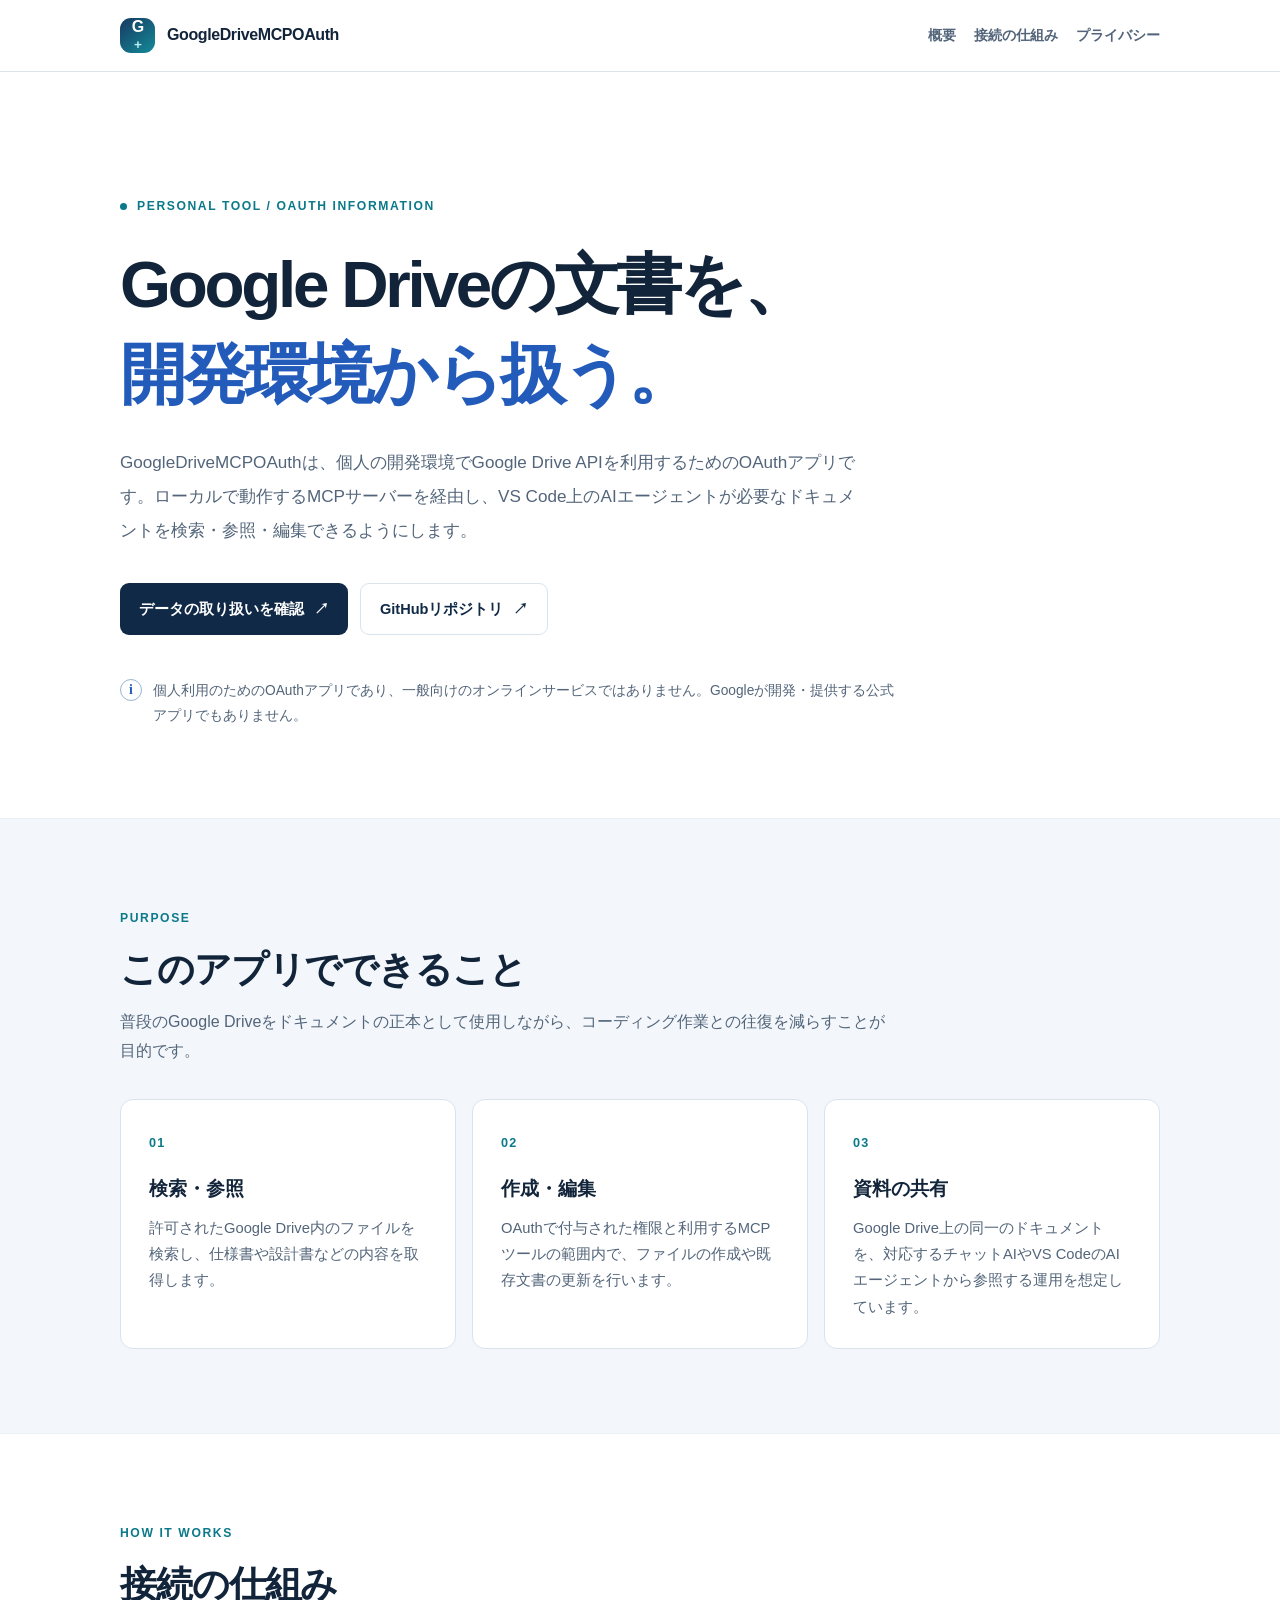
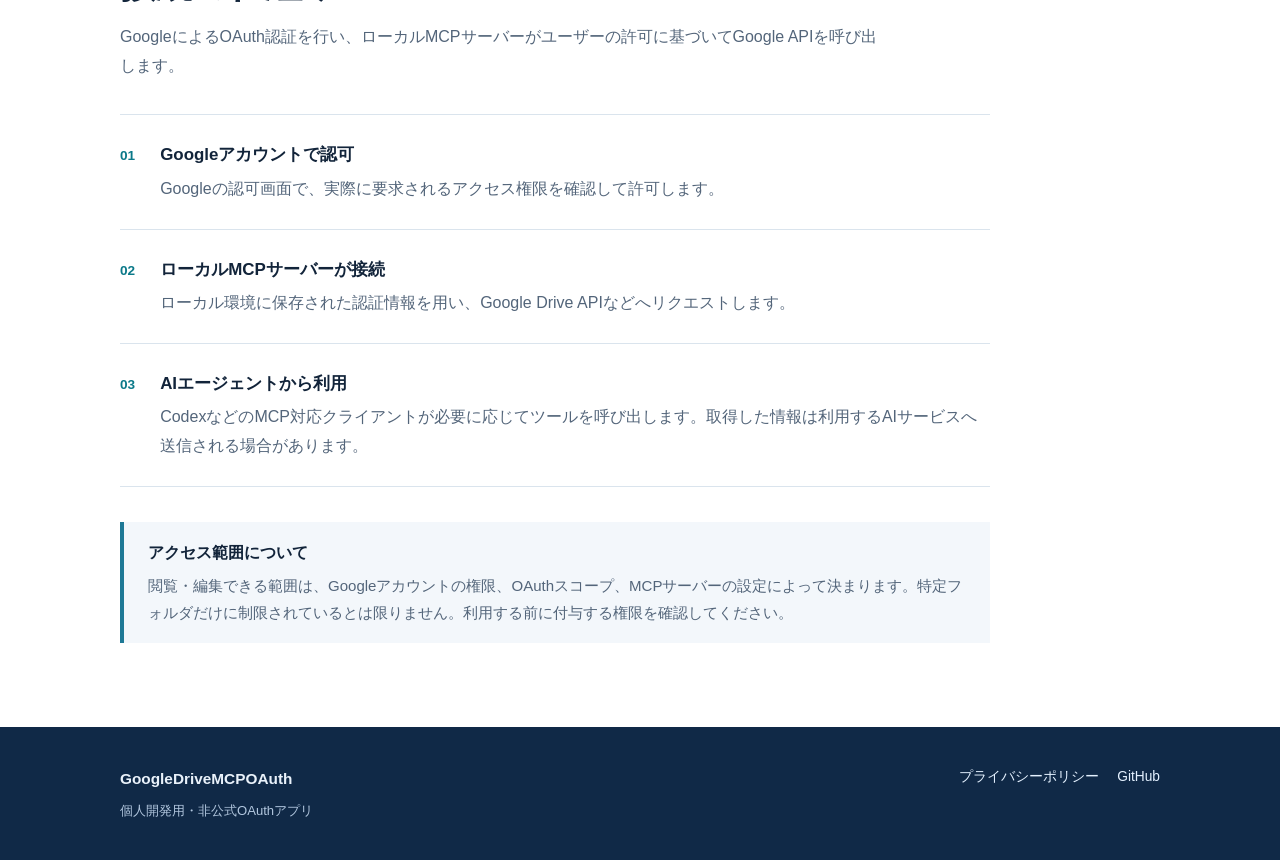
<file: index.html>
<!doctype html>
<html lang="ja">
<head>
  <meta charset="utf-8">
  <meta name="viewport" content="width=device-width, initial-scale=1">
  <meta name="description" content="個人用Google Drive MCP OAuth連携の案内ページ。VS CodeのAIエージェントからGoogle Driveの文書を参照・編集するための利用目的とデータの取り扱いを説明します。">
  <meta name="color-scheme" content="light">
  <title>GoogleDriveMCPOAuth | 個人用 Google Drive MCP連携</title>
  <link rel="stylesheet" href="./style.css">
</head>
<body>
  <a class="skip-link" href="#main">本文へ移動</a>
  <header class="site-header">
    <div class="container header-inner">
      <a class="brand" href="./index.html" aria-label="GoogleDriveMCPOAuth ホーム">
        <span class="brand-mark" aria-hidden="true">G<span>+</span></span>
        <span>GoogleDriveMCPOAuth</span>
      </a>
      <nav aria-label="メインナビゲーション" class="site-nav">
        <a href="#overview">概要</a>
        <a href="#architecture">接続の仕組み</a>
        <a href="./privacy.html">プライバシー</a>
      </nav>
    </div>
  </header>

  <main id="main">
    <section class="hero container" aria-labelledby="hero-title">
      <p class="eyebrow"><span class="eyebrow-dot" aria-hidden="true"></span> PERSONAL TOOL / OAUTH INFORMATION</p>
      <h1 id="hero-title">Google Driveの文書を、<br><span class="accent">開発環境から扱う。</span></h1>
      <p class="hero-lead">GoogleDriveMCPOAuthは、個人の開発環境でGoogle Drive APIを利用するためのOAuthアプリです。ローカルで動作するMCPサーバーを経由し、VS Code上のAIエージェントが必要なドキュメントを検索・参照・編集できるようにします。</p>
      <div class="hero-actions">
        <a class="button button-primary" href="./privacy.html">データの取り扱いを確認 <span aria-hidden="true">↗</span></a>
        <a class="button button-secondary" href="https://github.com/surumeneco/GoogleDriveMCPOAuth" target="_blank" rel="noopener noreferrer">GitHubリポジトリ <span aria-hidden="true">↗</span></a>
      </div>
      <div class="hero-note" role="note"><span class="note-icon" aria-hidden="true">i</span><p>個人利用のためのOAuthアプリであり、一般向けのオンラインサービスではありません。Googleが開発・提供する公式アプリでもありません。</p></div>
    </section>

    <section id="overview" class="section section-soft" aria-labelledby="overview-title">
      <div class="container">
        <div class="section-heading">
          <span class="kicker">PURPOSE</span>
          <h2 id="overview-title">このアプリでできること</h2>
          <p>普段のGoogle Driveをドキュメントの正本として使用しながら、コーディング作業との往復を減らすことが目的です。</p>
        </div>
        <div class="card-grid">
          <article class="feature-card">
            <span class="feature-number">01</span>
            <h3>検索・参照</h3>
            <p>許可されたGoogle Drive内のファイルを検索し、仕様書や設計書などの内容を取得します。</p>
          </article>
          <article class="feature-card">
            <span class="feature-number">02</span>
            <h3>作成・編集</h3>
            <p>OAuthで付与された権限と利用するMCPツールの範囲内で、ファイルの作成や既存文書の更新を行います。</p>
          </article>
          <article class="feature-card">
            <span class="feature-number">03</span>
            <h3>資料の共有</h3>
            <p>Google Drive上の同一のドキュメントを、対応するチャットAIやVS CodeのAIエージェントから参照する運用を想定しています。</p>
          </article>
        </div>
      </div>
    </section>

    <section id="architecture" class="section" aria-labelledby="architecture-title">
      <div class="container">
        <div class="section-heading">
          <span class="kicker">HOW IT WORKS</span>
          <h2 id="architecture-title">接続の仕組み</h2>
          <p>GoogleによるOAuth認証を行い、ローカルMCPサーバーがユーザーの許可に基づいてGoogle APIを呼び出します。</p>
        </div>
        <ol class="steps">
          <li><span class="step-index">01</span><div><h3>Googleアカウントで認可</h3><p>Googleの認可画面で、実際に要求されるアクセス権限を確認して許可します。</p></div></li>
          <li><span class="step-index">02</span><div><h3>ローカルMCPサーバーが接続</h3><p>ローカル環境に保存された認証情報を用い、Google Drive APIなどへリクエストします。</p></div></li>
          <li><span class="step-index">03</span><div><h3>AIエージェントから利用</h3><p>CodexなどのMCP対応クライアントが必要に応じてツールを呼び出します。取得した情報は利用するAIサービスへ送信される場合があります。</p></div></li>
        </ol>
        <aside class="notice">
          <h3>アクセス範囲について</h3>
          <p>閲覧・編集できる範囲は、Googleアカウントの権限、OAuthスコープ、MCPサーバーの設定によって決まります。特定フォルダだけに制限されているとは限りません。利用する前に付与する権限を確認してください。</p>
        </aside>
      </div>
    </section>
  </main>

  <footer class="site-footer">
    <div class="container footer-inner">
      <div><strong>GoogleDriveMCPOAuth</strong><p>個人開発用・非公式OAuthアプリ</p></div>
      <nav aria-label="フッターナビゲーション"><a href="./privacy.html">プライバシーポリシー</a><a href="https://github.com/surumeneco/GoogleDriveMCPOAuth" target="_blank" rel="noopener noreferrer">GitHub</a></nav>
    </div>
  </footer>
</body>
</html>
</file>
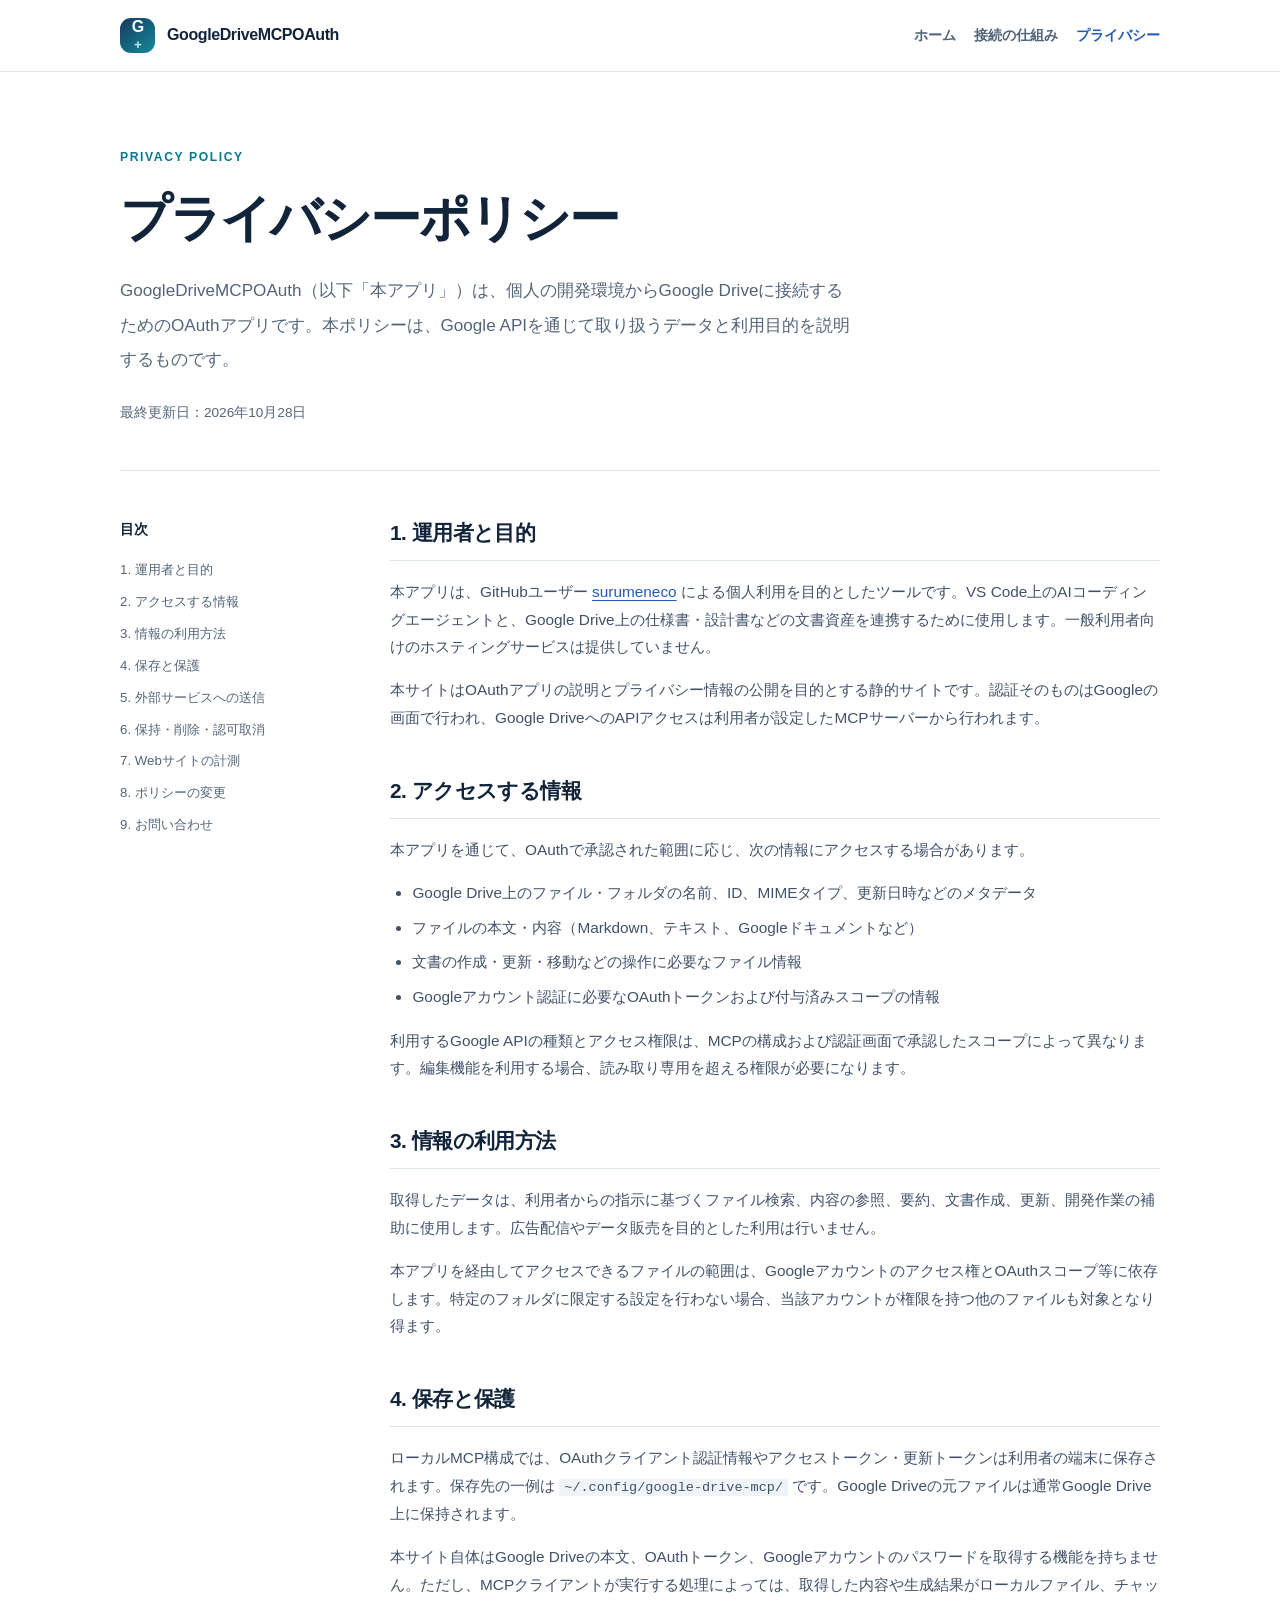
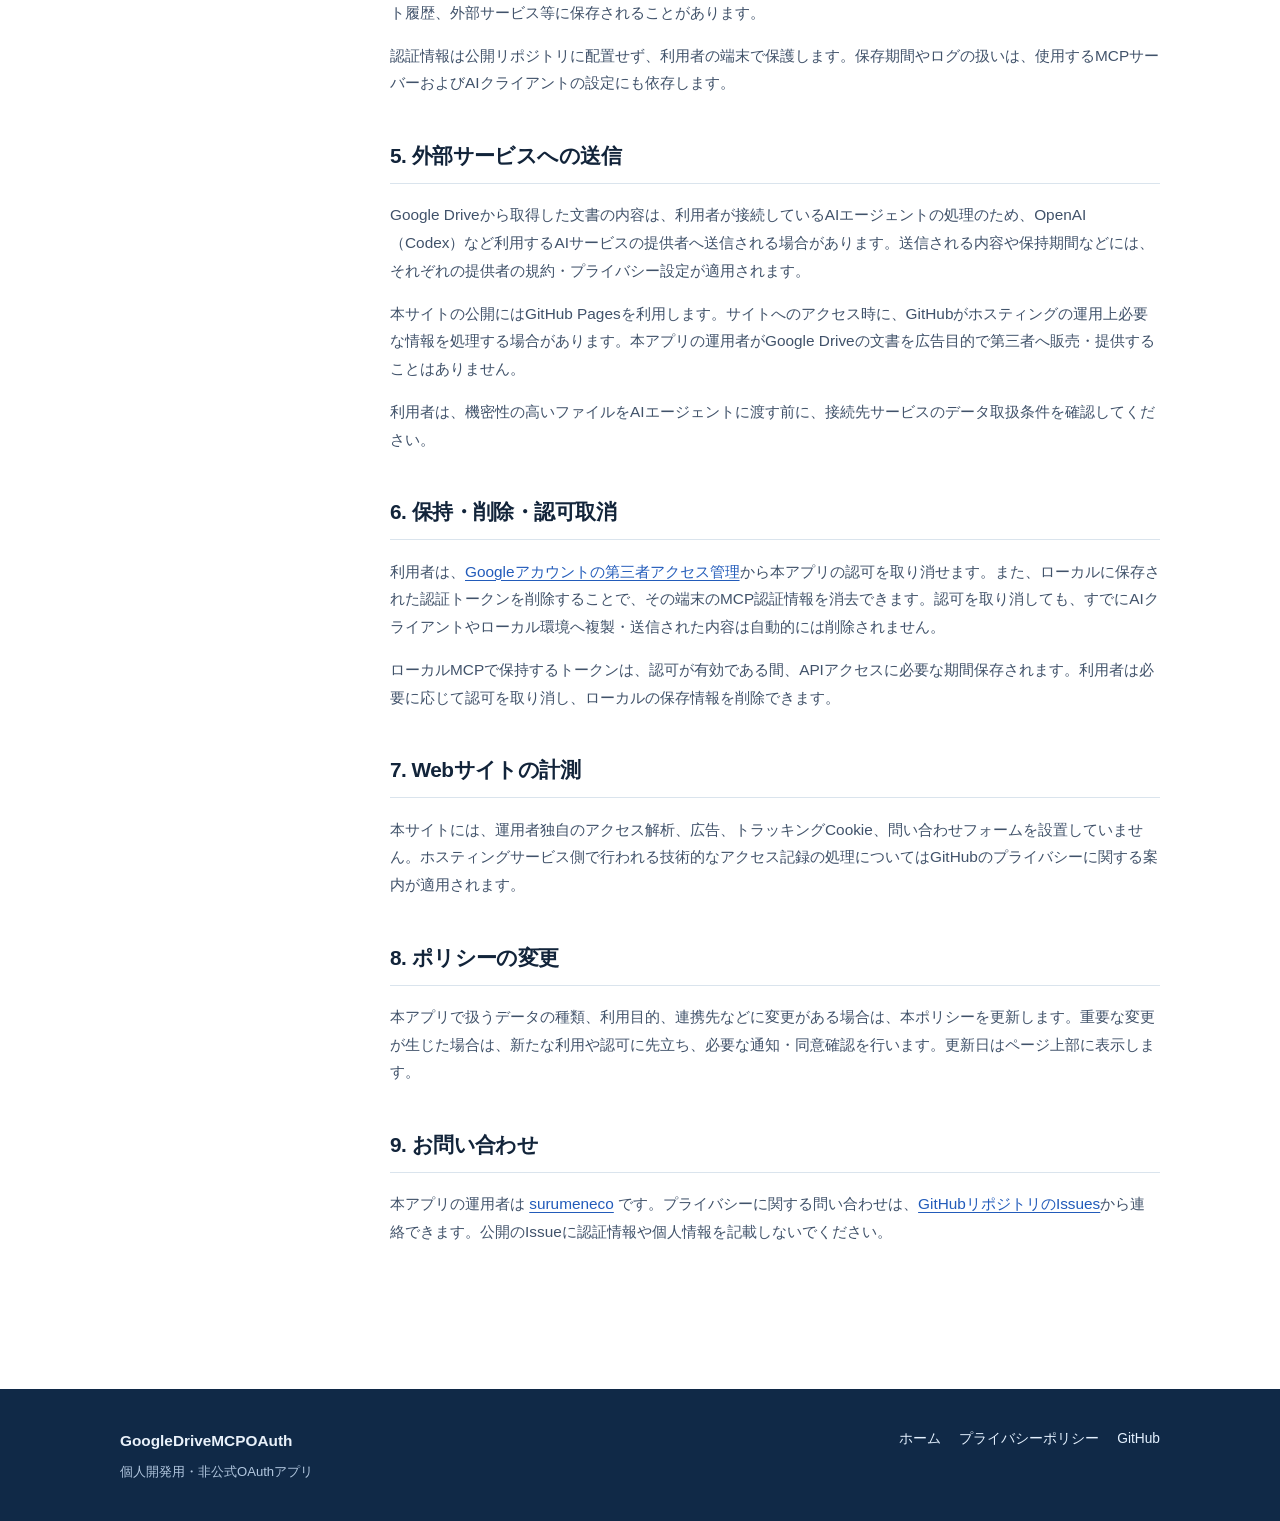
<file: privacy.html>
<!doctype html>
<html lang="ja">
<head>
  <meta charset="utf-8">
  <meta name="viewport" content="width=device-width, initial-scale=1">
  <meta name="description" content="GoogleDriveMCPOAuthのプライバシーポリシー。Google Driveデータのアクセス、利用、保存、第三者サービスへの送信、アクセス権限の取り消しについて説明します。">
  <meta name="color-scheme" content="light">
  <title>プライバシーポリシー | GoogleDriveMCPOAuth</title>
  <link rel="stylesheet" href="./style.css">
</head>
<body>
  <a class="skip-link" href="#main">本文へ移動</a>
  <header class="site-header">
    <div class="container header-inner">
      <a class="brand" href="./index.html" aria-label="GoogleDriveMCPOAuth ホーム"><span class="brand-mark" aria-hidden="true">G<span>+</span></span><span>GoogleDriveMCPOAuth</span></a>
      <nav class="site-nav" aria-label="メインナビゲーション">
        <a href="./index.html">ホーム</a>
        <a href="./index.html#architecture">接続の仕組み</a>
        <a href="./privacy.html" aria-current="page">プライバシー</a>
      </nav>
    </div>
  </header>

  <main id="main">
    <section class="page-intro container" aria-labelledby="privacy-title">
      <span class="kicker">PRIVACY POLICY</span>
      <h1 id="privacy-title">プライバシーポリシー</h1>
      <p class="page-lead">GoogleDriveMCPOAuth（以下「本アプリ」）は、個人の開発環境からGoogle Driveに接続するためのOAuthアプリです。本ポリシーは、Google APIを通じて取り扱うデータと利用目的を説明するものです。</p>
      <p class="revision">最終更新日：2026年10月28日</p>
    </section>

    <div class="container document-layout">
      <nav class="toc" aria-label="このページの目次">
        <h2>目次</h2>
        <a href="#operator">1. 運用者と目的</a>
        <a href="#data">2. アクセスする情報</a>
        <a href="#purposes">3. 情報の利用方法</a>
        <a href="#storage">4. 保存と保護</a>
        <a href="#third-parties">5. 外部サービスへの送信</a>
        <a href="#retention">6. 保持・削除・認可取消</a>
        <a href="#tracking">7. Webサイトの計測</a>
        <a href="#changes">8. ポリシーの変更</a>
        <a href="#contact">9. お問い合わせ</a>
      </nav>

      <article class="policy-content">
        <section id="operator">
          <h2>1. 運用者と目的</h2>
          <p>本アプリは、GitHubユーザー <a href="https://github.com/surumeneco" target="_blank" rel="noopener noreferrer">surumeneco</a> による個人利用を目的としたツールです。VS Code上のAIコーディングエージェントと、Google Drive上の仕様書・設計書などの文書資産を連携するために使用します。一般利用者向けのホスティングサービスは提供していません。</p>
          <p>本サイトはOAuthアプリの説明とプライバシー情報の公開を目的とする静的サイトです。認証そのものはGoogleの画面で行われ、Google DriveへのAPIアクセスは利用者が設定したMCPサーバーから行われます。</p>
        </section>

        <section id="data">
          <h2>2. アクセスする情報</h2>
          <p>本アプリを通じて、OAuthで承認された範囲に応じ、次の情報にアクセスする場合があります。</p>
          <ul>
            <li>Google Drive上のファイル・フォルダの名前、ID、MIMEタイプ、更新日時などのメタデータ</li>
            <li>ファイルの本文・内容（Markdown、テキスト、Googleドキュメントなど）</li>
            <li>文書の作成・更新・移動などの操作に必要なファイル情報</li>
            <li>Googleアカウント認証に必要なOAuthトークンおよび付与済みスコープの情報</li>
          </ul>
          <p>利用するGoogle APIの種類とアクセス権限は、MCPの構成および認証画面で承認したスコープによって異なります。編集機能を利用する場合、読み取り専用を超える権限が必要になります。</p>
        </section>

        <section id="purposes">
          <h2>3. 情報の利用方法</h2>
          <p>取得したデータは、利用者からの指示に基づくファイル検索、内容の参照、要約、文書作成、更新、開発作業の補助に使用します。広告配信やデータ販売を目的とした利用は行いません。</p>
          <p>本アプリを経由してアクセスできるファイルの範囲は、Googleアカウントのアクセス権とOAuthスコープ等に依存します。特定のフォルダに限定する設定を行わない場合、当該アカウントが権限を持つ他のファイルも対象となり得ます。</p>
        </section>

        <section id="storage">
          <h2>4. 保存と保護</h2>
          <p>ローカルMCP構成では、OAuthクライアント認証情報やアクセストークン・更新トークンは利用者の端末に保存されます。保存先の一例は <code>~/.config/google-drive-mcp/</code> です。Google Driveの元ファイルは通常Google Drive上に保持されます。</p>
          <p>本サイト自体はGoogle Driveの本文、OAuthトークン、Googleアカウントのパスワードを取得する機能を持ちません。ただし、MCPクライアントが実行する処理によっては、取得した内容や生成結果がローカルファイル、チャット履歴、外部サービス等に保存されることがあります。</p>
          <p>認証情報は公開リポジトリに配置せず、利用者の端末で保護します。保存期間やログの扱いは、使用するMCPサーバーおよびAIクライアントの設定にも依存します。</p>
        </section>

        <section id="third-parties">
          <h2>5. 外部サービスへの送信</h2>
          <p>Google Driveから取得した文書の内容は、利用者が接続しているAIエージェントの処理のため、OpenAI（Codex）など利用するAIサービスの提供者へ送信される場合があります。送信される内容や保持期間などには、それぞれの提供者の規約・プライバシー設定が適用されます。</p>
          <p>本サイトの公開にはGitHub Pagesを利用します。サイトへのアクセス時に、GitHubがホスティングの運用上必要な情報を処理する場合があります。本アプリの運用者がGoogle Driveの文書を広告目的で第三者へ販売・提供することはありません。</p>
          <p>利用者は、機密性の高いファイルをAIエージェントに渡す前に、接続先サービスのデータ取扱条件を確認してください。</p>
        </section>

        <section id="retention">
          <h2>6. 保持・削除・認可取消</h2>
          <p>利用者は、<a href="https://myaccount.google.com/permissions" target="_blank" rel="noopener noreferrer">Googleアカウントの第三者アクセス管理</a>から本アプリの認可を取り消せます。また、ローカルに保存された認証トークンを削除することで、その端末のMCP認証情報を消去できます。認可を取り消しても、すでにAIクライアントやローカル環境へ複製・送信された内容は自動的には削除されません。</p>
          <p>ローカルMCPで保持するトークンは、認可が有効である間、APIアクセスに必要な期間保存されます。利用者は必要に応じて認可を取り消し、ローカルの保存情報を削除できます。</p>
        </section>

        <section id="tracking">
          <h2>7. Webサイトの計測</h2>
          <p>本サイトには、運用者独自のアクセス解析、広告、トラッキングCookie、問い合わせフォームを設置していません。ホスティングサービス側で行われる技術的なアクセス記録の処理についてはGitHubのプライバシーに関する案内が適用されます。</p>
        </section>

        <section id="changes">
          <h2>8. ポリシーの変更</h2>
          <p>本アプリで扱うデータの種類、利用目的、連携先などに変更がある場合は、本ポリシーを更新します。重要な変更が生じた場合は、新たな利用や認可に先立ち、必要な通知・同意確認を行います。更新日はページ上部に表示します。</p>
        </section>

        <section id="contact">
          <h2>9. お問い合わせ</h2>
          <p>本アプリの運用者は <a href="https://github.com/surumeneco" target="_blank" rel="noopener noreferrer">surumeneco</a> です。プライバシーに関する問い合わせは、<a href="https://github.com/surumeneco/GoogleDriveMCPOAuth/issues" target="_blank" rel="noopener noreferrer">GitHubリポジトリのIssues</a>から連絡できます。公開のIssueに認証情報や個人情報を記載しないでください。</p>
        </section>
      </article>
    </div>
  </main>

  <footer class="site-footer">
    <div class="container footer-inner">
      <div><strong>GoogleDriveMCPOAuth</strong><p>個人開発用・非公式OAuthアプリ</p></div>
      <nav aria-label="フッターナビゲーション"><a href="./index.html">ホーム</a><a href="./privacy.html">プライバシーポリシー</a><a href="https://github.com/surumeneco/GoogleDriveMCPOAuth" target="_blank" rel="noopener noreferrer">GitHub</a></nav>
    </div>
  </footer>
</body>
</html>
</file>
<file: style.css>
:root {
  --ink: #12243a;
  --muted: #53657a;
  --deep: #102947;
  --blue: #225bba;
  --teal: #0b7989;
  --border: #dae4ed;
  --surface: #f3f7fb;
  --white: #fff;
  --content: 1040px;
}
*, *::before, *::after { box-sizing: border-box; }
html { scroll-behavior: smooth; }
body { margin: 0; font-family: -apple-system, BlinkMacSystemFont, "Segoe UI", "Noto Sans JP", "Hiragino Kaku Gothic ProN", Meiryo, sans-serif; line-height: 1.8; color: var(--ink); background: var(--white); }
a { color: var(--blue); text-underline-offset: .2em; }
a:hover { color: #123c80; }
a:focus-visible { outline: 3px solid #18a8c6; outline-offset: 4px; border-radius: 3px; }
.container { width: min(calc(100% - 40px), var(--content)); margin-inline: auto; }
.skip-link { position: absolute; top: -100px; left: 16px; background: #fff; color: #112d53; padding: 8px 14px; z-index: 20; }
.skip-link:focus { top: 12px; }
.site-header { background: #fff; border-bottom: 1px solid var(--border); }
.header-inner { display: flex; justify-content: space-between; align-items: center; gap: 24px; padding-block: 18px; }
.brand { display: inline-flex; align-items: center; gap: 12px; color: var(--ink); font-weight: 800; letter-spacing: -.025em; text-decoration: none; overflow-wrap: anywhere; }
.brand:hover { color: var(--ink); }
.brand-mark { width: 35px; height: 35px; flex: 0 0 auto; border-radius: 11px; display: inline-grid; place-items: center; color: #fff; background: linear-gradient(140deg, #173960, #148b99); font-size: 16px; line-height: 1; letter-spacing: -.05em; }
.brand-mark span { color: #b8edf3; font-size: .85em; }
.site-nav { display: flex; flex-wrap: wrap; align-items: center; gap: 18px; font-size: .9rem; font-weight: 600; }
.site-nav a { color: var(--muted); text-decoration: none; }
.site-nav a:hover, .site-nav a[aria-current="page"] { color: var(--blue); }
.hero { padding-block: clamp(70px, 10vw, 124px) 90px; }
.eyebrow, .kicker { font-size: .76rem; font-weight: 800; letter-spacing: .13em; color: var(--teal); }
.eyebrow { display: flex; align-items: center; gap: 10px; }
.eyebrow-dot { display: inline-block; background: var(--teal); width: 7px; height: 7px; border-radius: 50%; }
h1, h2, h3, p { margin-top: 0; }
.hero h1 { font-size: clamp(2.25rem, 5.5vw, 4.1rem); line-height: 1.38; letter-spacing: -.05em; max-width: 820px; margin: 22px 0 25px; }
.accent { color: var(--blue); }
.hero-lead, .page-lead { color: var(--muted); font-size: 1.07rem; max-width: 740px; line-height: 2; }
.hero-actions { display: flex; flex-wrap: wrap; gap: 12px; margin-top: 34px; }
.button { padding: 12px 19px; border-radius: 9px; text-decoration: none; font-size: .91rem; font-weight: 700; display: inline-flex; align-items: center; gap: 10px; transition: background-color .15s ease, transform .15s ease; }
.button:hover { transform: translateY(-1px); }
.button-primary { color: #fff; background: var(--deep); }
.button-primary:hover { background: var(--blue); color: #fff; }
.button-secondary { color: var(--deep); border: 1px solid var(--border); background: #fff; }
.button-secondary:hover { background: var(--surface); }
.hero-note { margin-top: 44px; display: flex; align-items: flex-start; gap: 11px; max-width: 780px; color: var(--muted); font-size: .86rem; }
.hero-note p { margin: 0; }
.note-icon { flex: 0 0 auto; width: 22px; height: 22px; border: 1px solid #97b6d1; color: var(--blue); display: inline-grid; place-items: center; border-radius: 50%; font-weight: bold; font-family: Georgia, serif; line-height: 1; }
.section { padding-block: 84px; }
.section-soft { background: var(--surface); border-block: 1px solid #e9eff5; }
.section-heading { margin-bottom: 34px; }
.section-heading h2 { font-size: clamp(1.65rem, 3.2vw, 2.3rem); letter-spacing: -.03em; line-height: 1.4; margin: 12px 0; }
.section-heading p { color: var(--muted); max-width: 770px; }
.card-grid { display: grid; grid-template-columns: repeat(3, minmax(0, 1fr)); gap: 16px; }
.feature-card { background: #fff; border: 1px solid var(--border); border-radius: 13px; padding: 28px; }
.feature-number { color: var(--teal); font-size: .79rem; letter-spacing: .1em; font-weight: 800; }
.feature-card h3 { font-size: 1.16rem; margin: 15px 0 9px; }
.feature-card p { color: var(--muted); font-size: .92rem; margin: 0; }
.steps { padding: 0; margin: 0; list-style: none; max-width: 870px; }
.steps li { display: flex; gap: 25px; border-top: 1px solid var(--border); padding: 25px 0; }
.steps li:last-child { border-bottom: 1px solid var(--border); }
.step-index { color: var(--teal); font-size: .85rem; font-weight: 800; white-space: nowrap; padding-top: 4px; }
.steps h3 { margin: 0 0 4px; font-size: 1.06rem; }
.steps p { color: var(--muted); margin: 0; }
.notice { margin-top: 35px; max-width: 870px; border-left: 4px solid #1e7996; padding: 17px 24px; background: var(--surface); }
.notice h3 { font-size: 1rem; margin: 0 0 4px; }
.notice p { color: var(--muted); margin: 0; font-size: .94rem; }
.page-intro { padding-block: 70px 44px; border-bottom: 1px solid var(--border); }
.page-intro h1 { font-size: clamp(2rem, 4.5vw, 3.2rem); letter-spacing: -.04em; line-height: 1.4; margin: 12px 0 20px; }
.revision { margin: 24px 0 0; color: var(--muted); font-size: .85rem; }
.document-layout { display: grid; grid-template-columns: 215px minmax(0, 1fr); gap: 55px; padding-block: 46px 100px; align-items: start; }
.toc { position: sticky; top: 25px; display: grid; gap: 8px; font-size: .83rem; }
.toc h2 { font-size: .88rem; margin-bottom: 8px; }
.toc a { text-decoration: none; color: var(--muted); }
.toc a:hover { color: var(--blue); }
.policy-content { min-width: 0; }
.policy-content section { margin-bottom: 43px; scroll-margin-top: 25px; }
.policy-content h2 { font-size: 1.3rem; line-height: 1.5; letter-spacing: -.025em; border-bottom: 1px solid var(--border); padding-bottom: 12px; }
.policy-content p, .policy-content li { color: #40526a; font-size: .96rem; }
.policy-content ul { padding-left: 1.4em; margin-top: 0; }
.policy-content li + li { margin-top: 7px; }
.policy-content code { font-size: .88em; background: #eff4f8; padding: 1px 5px; overflow-wrap: anywhere; }
.site-footer { background: var(--deep); color: #e9f1fa; padding-block: 38px; }
.footer-inner { display: flex; justify-content: space-between; gap: 25px; align-items: start; }
.footer-inner strong { font-size: .96rem; }
.footer-inner p { font-size: .82rem; margin: 5px 0 0; color: #b2c7df; }
.footer-inner nav { display: flex; gap: 18px; flex-wrap: wrap; }
.footer-inner a { color: #e4f1ff; font-size: .86rem; text-decoration: none; }
.footer-inner a:hover { text-decoration: underline; }
@media (max-width: 700px) {
  .header-inner { align-items: flex-start; flex-direction: column; gap: 14px; }
  .hero { padding-block: 64px 65px; }
  .section { padding-block: 62px; }
  .card-grid { grid-template-columns: 1fr; }
  .document-layout { grid-template-columns: 1fr; gap: 25px; padding-block: 35px 75px; }
  .toc { position: static; border-bottom: 1px solid var(--border); padding-bottom: 20px; }
  .toc a { display: none; }
  .footer-inner { flex-direction: column; }
  .page-intro { padding-block: 55px 32px; }
}
@media (prefers-reduced-motion: reduce) { html { scroll-behavior: auto; } .button { transition: none; } }
</file>
